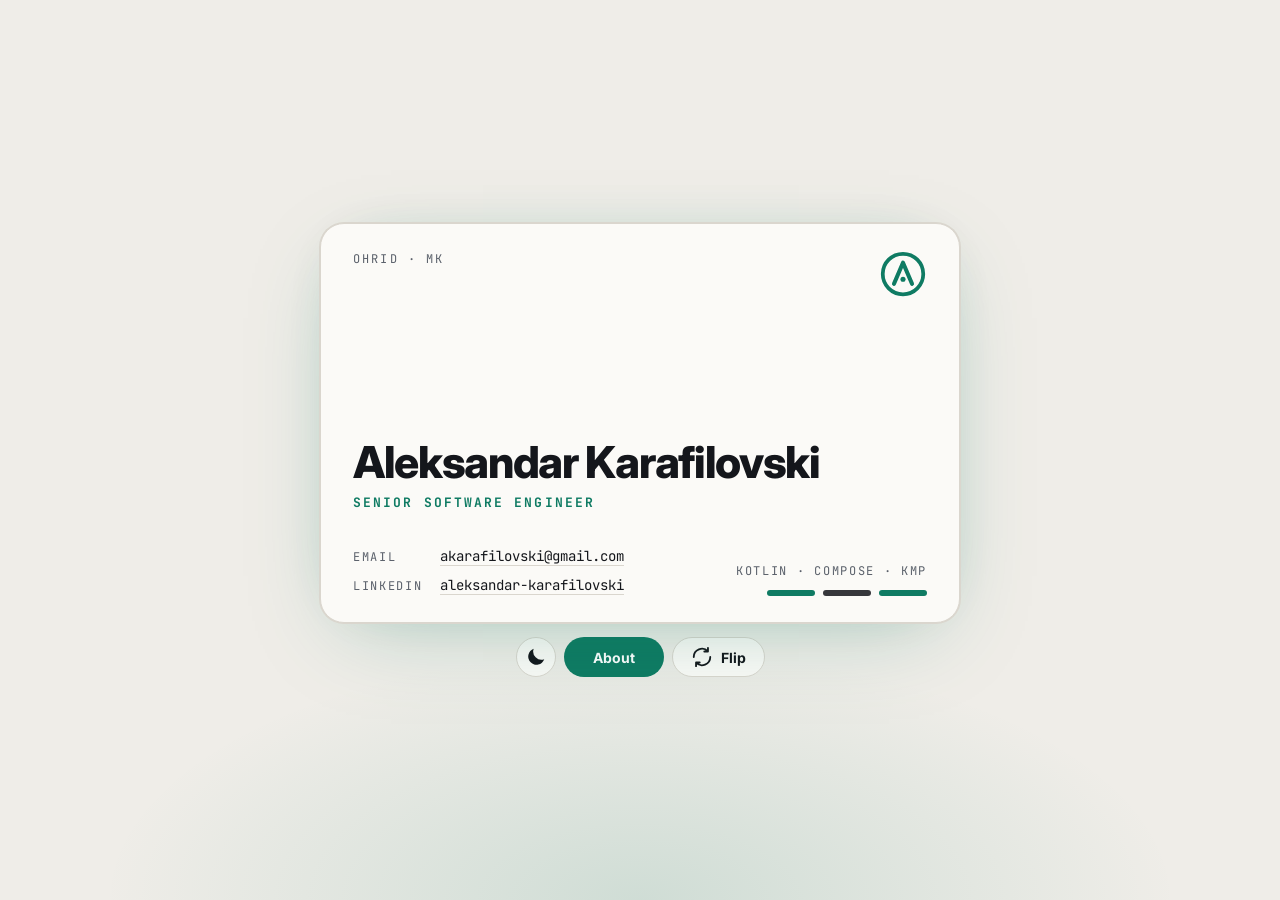
<file: index.html>
<!doctype html>
<html lang="en">
<head>
<meta charset="utf-8">
<meta name="viewport" content="width=device-width, initial-scale=1, viewport-fit=cover">
<title>Aleksandar Karafilovski, Senior Software Engineer</title>
<meta name="description" content="Senior software engineer building apps for fintech, food-tech, telecom and smart-home clients. Ohrid, Macedonia.">
<meta property="og:type" content="profile">
<meta property="og:title" content="Aleksandar Karafilovski, Senior Software Engineer">
<meta property="og:description" content="Senior software engineer building apps for fintech, food-tech, telecom and smart-home clients. Ohrid, Macedonia.">
<meta property="og:url" content="https://akarafilovski.github.io/">
<meta property="og:image" content="https://akarafilovski.github.io/og.png">
<meta name="twitter:card" content="summary_large_image">
<link rel="canonical" href="https://akarafilovski.github.io/">
<meta name="robots" content="index, follow, max-image-preview:large">
<meta name="author" content="Aleksandar Karafilovski">
<script type="application/ld+json">{"@context":"https://schema.org","@graph":[{"@type":"Person","@id":"https://akarafilovski.github.io/#person","name":"Aleksandar Karafilovski","alternateName":["Александар Карафиловски","Aleksandar Karafilovski Ohrid","akarafilovski"],"jobTitle":"Senior Software Engineer","description":"Senior software engineer building Android and Kotlin Multiplatform apps for fintech, food-tech, telecom and smart-home clients.","url":"https://akarafilovski.github.io/","image":"https://akarafilovski.github.io/og.png","address":{"@type":"PostalAddress","addressLocality":"Ohrid","addressCountry":"MK"},"knowsAbout":["Android","Kotlin","Jetpack Compose","Kotlin Multiplatform","Mobile app development"],"sameAs":["https://www.linkedin.com/in/aleksandar-karafilovski","https://github.com/akarafilovski"]},{"@type":"WebSite","@id":"https://akarafilovski.github.io/#site","url":"https://akarafilovski.github.io/","name":"Aleksandar Karafilovski","inLanguage":"en","publisher":{"@id":"https://akarafilovski.github.io/#person"}}]}</script>
<link rel="icon" href="data:image/svg+xml,%3Csvg xmlns='http://www.w3.org/2000/svg' viewBox='0 0 64 64'%3E%3Crect width='64' height='64' rx='14' fill='%230C0D10'/%3E%3Ccircle cx='32' cy='32' r='22' fill='none' stroke='%237EE0C3' stroke-width='5'/%3E%3Cpath d='M22 43 32 20 42 43' fill='none' stroke='%237EE0C3' stroke-width='5' stroke-linecap='round' stroke-linejoin='round'/%3E%3C/svg%3E">
<link rel="stylesheet" href="https://fonts.googleapis.com/css2?family=Inter:wght@400;500;700;800&family=JetBrains+Mono:wght@400;500;700&display=swap">
<link rel="stylesheet" href="/site.css?v=202611241503">
<script src="/theme.js?v=202611241503"></script>
</head>
<body class="home">
<svg width="0" height="0" style="position:absolute" aria-hidden="true"><defs><symbol id="mark" viewBox="0 0 64 64"><circle cx="32" cy="32" r="27" fill="none" stroke="currentColor" stroke-width="5"/><path d="M20 45 32 17 44 45" fill="none" stroke="currentColor" stroke-width="5.5" stroke-linecap="round" stroke-linejoin="round"/><circle cx="32" cy="39" r="3.4" fill="currentColor"/></symbol></defs></svg>
<main class="wrap">
    <div class="stage"><div class="card" id="card">
      <div class="face" id="front">
        <div class="row"><svg class="mark" aria-hidden="true"><use href="#mark"/></svg><span class="tag">Ohrid · MK</span></div>
        <h1 class="name">Aleksandar Karafilovski</h1>
        <p class="role">Senior Software Engineer</p>
        <dl><dt>Email</dt><dd><a href="mailto:akarafilovski@gmail.com">akarafilovski@gmail.com</a></dd><dt>LinkedIn</dt><dd><a href="https://www.linkedin.com/in/aleksandar-karafilovski">aleksandar-karafilovski</a></dd></dl>
        <div class="stack">Kotlin · Compose · KMP<div class="bars" aria-hidden="true"><i></i><i></i><i></i></div></div>
      </div>
      <div class="face back" aria-hidden="true">
        <svg class="mark" aria-hidden="true"><use href="#mark"/></svg>
        
        <a class="btn" href="/about/" id="back-about" tabindex="-1" style="background:transparent;color:inherit;border-color:currentColor">About &rarr;</a>
        <p class="tg">From idea to production</p>
      </div>
    </div></div>
    <div class="actions"><button class="btn round" type="button" id="theme" aria-label="Switch light or dark theme"><svg width="22" height="22" viewBox="0 0 24 24" fill="currentColor" aria-hidden="true"><path d="M21 14.5A9 9 0 0 1 9.5 3 9 9 0 1 0 21 14.5z"/></svg></button><a class="btn accent grow" href="/about/">About</a><button class="btn round" type="button" id="flip" aria-label="Flip the card"><svg width="22" height="22" viewBox="0 0 24 24" fill="none" stroke="currentColor" stroke-width="2" stroke-linecap="round" stroke-linejoin="round" aria-hidden="true"><path d="M21 12a9 9 0 0 1-15.5 6.2M3 12a9 9 0 0 1 15.5-6.2M18.5 2v4h-4M5.5 22v-4h4"/></svg><span class="lbl">Flip</span></button></div>
  </main>
<script>
(function(){
  var card=document.getElementById('card'),front=document.getElementById('front'),back=document.querySelector('.back'),apps=document.getElementById('back-about');
  function toggle(){
    var on=!card.classList.contains('flipped');
    card.classList.toggle('flipped',on);
    front.setAttribute('aria-hidden',on?'true':'false');back.setAttribute('aria-hidden',on?'false':'true');
    apps.tabIndex=on?0:-1;
  }
  document.getElementById('flip').addEventListener('click',toggle);
  card.addEventListener('click',function(e){if(e.target.closest('a,button'))return;toggle()});
})();
</script>
</body>
</html>
</file>
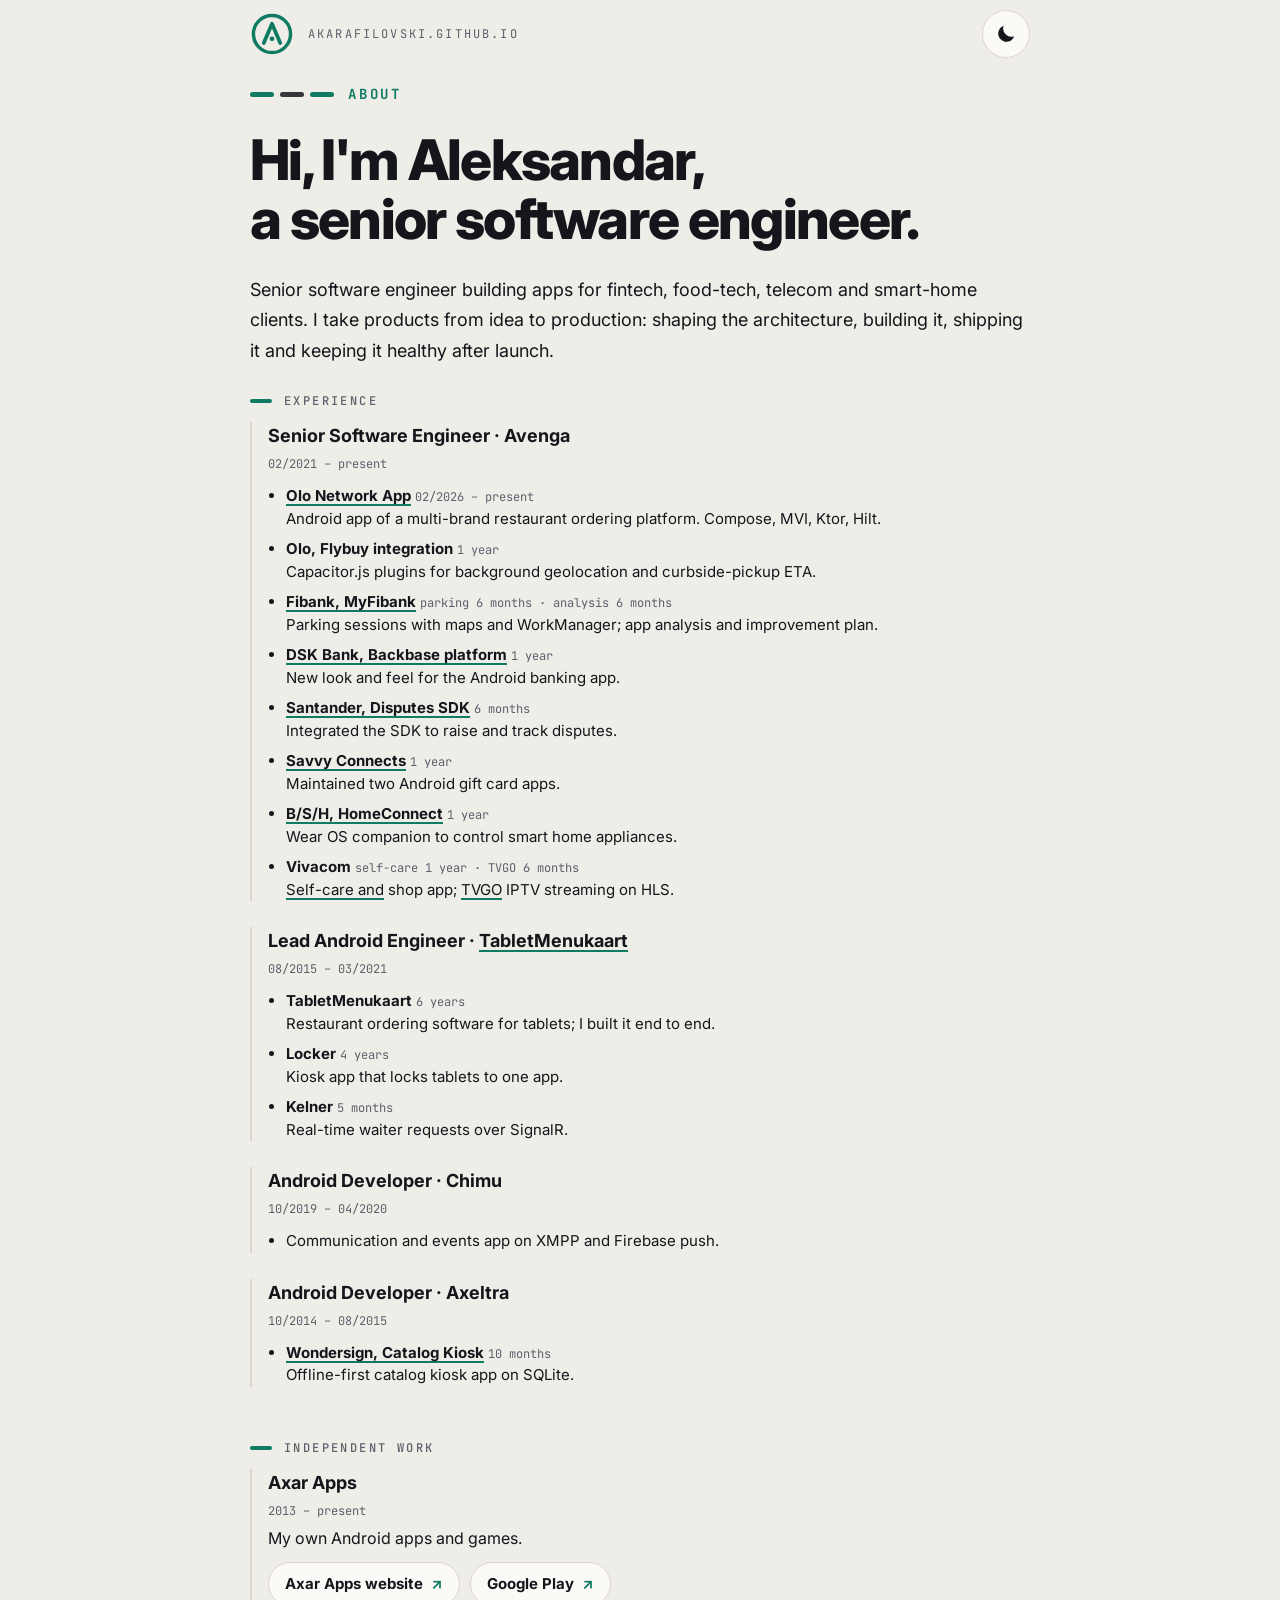
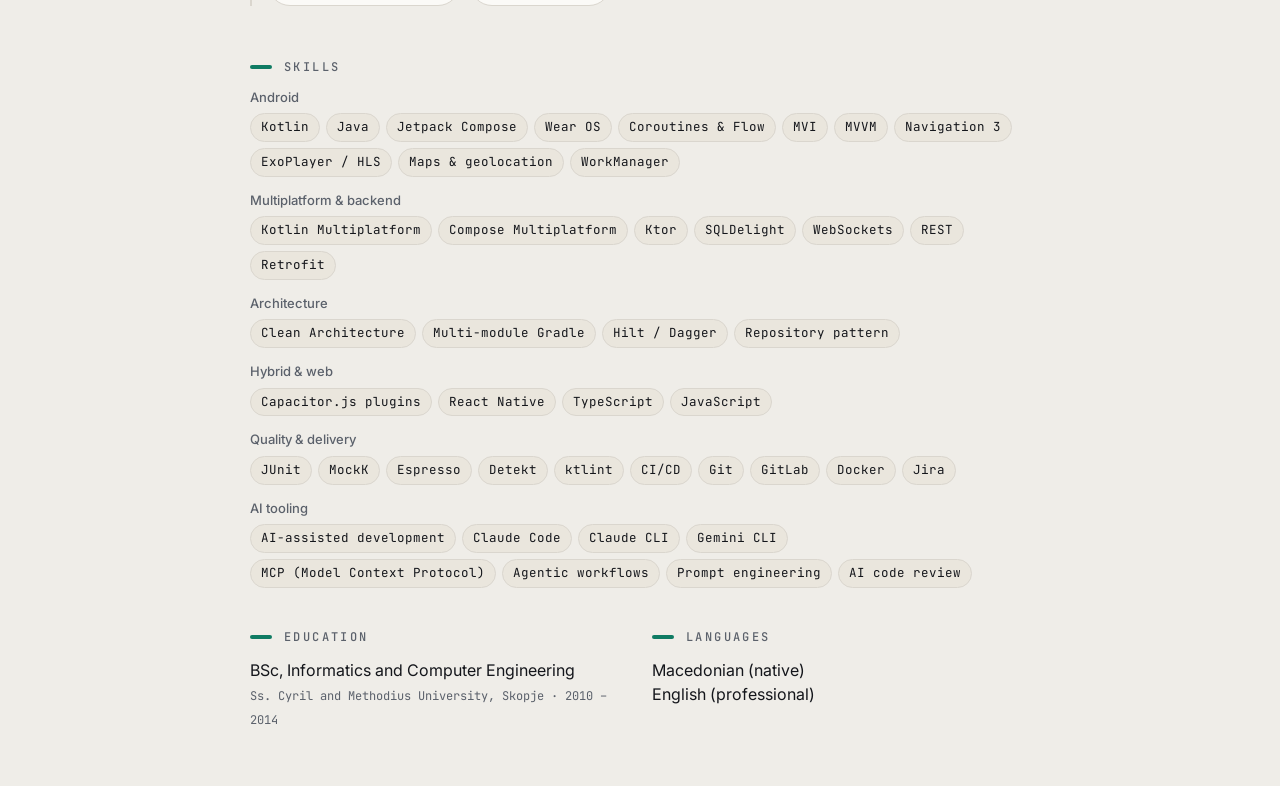
<file: about/index.html>
<!doctype html>
<html lang="en">
<head>
<meta charset="utf-8">
<meta name="viewport" content="width=device-width, initial-scale=1, viewport-fit=cover">
<title>About · Aleksandar Karafilovski</title>
<meta name="description" content="Experience and skills of Aleksandar Karafilovski, senior software engineer in Ohrid. Takes features from idea to production.">
<meta property="og:type" content="profile">
<meta property="og:title" content="About · Aleksandar Karafilovski">
<meta property="og:description" content="Experience and skills of Aleksandar Karafilovski, senior software engineer in Ohrid. Takes features from idea to production.">
<meta property="og:url" content="https://akarafilovski.github.io/about/">
<meta property="og:image" content="https://akarafilovski.github.io/og.png">
<meta name="twitter:card" content="summary_large_image">
<link rel="canonical" href="https://akarafilovski.github.io/about/">
<meta name="robots" content="index, follow, max-image-preview:large">
<meta name="author" content="Aleksandar Karafilovski">
<script type="application/ld+json">{"@context":"https://schema.org","@graph":[{"@type":"Person","@id":"https://akarafilovski.github.io/#person","name":"Aleksandar Karafilovski","alternateName":["Александар Карафиловски","Aleksandar Karafilovski Ohrid","akarafilovski"],"jobTitle":"Senior Software Engineer","description":"Senior software engineer building Android and Kotlin Multiplatform apps for fintech, food-tech, telecom and smart-home clients.","url":"https://akarafilovski.github.io/","image":"https://akarafilovski.github.io/og.png","address":{"@type":"PostalAddress","addressLocality":"Ohrid","addressCountry":"MK"},"knowsAbout":["Android","Kotlin","Jetpack Compose","Kotlin Multiplatform","Mobile app development"],"sameAs":["https://www.linkedin.com/in/aleksandar-karafilovski","https://github.com/akarafilovski"]},{"@type":"ProfilePage","url":"https://akarafilovski.github.io/about/","name":"About Aleksandar Karafilovski","mainEntity":{"@id":"https://akarafilovski.github.io/#person"}}]}</script>
<link rel="icon" href="data:image/svg+xml,%3Csvg xmlns='http://www.w3.org/2000/svg' viewBox='0 0 64 64'%3E%3Crect width='64' height='64' rx='14' fill='%230C0D10'/%3E%3Ccircle cx='32' cy='32' r='22' fill='none' stroke='%237EE0C3' stroke-width='5'/%3E%3Cpath d='M22 43 32 20 42 43' fill='none' stroke='%237EE0C3' stroke-width='5' stroke-linecap='round' stroke-linejoin='round'/%3E%3C/svg%3E">
<link rel="stylesheet" href="https://fonts.googleapis.com/css2?family=Inter:wght@400;500;700;800&family=JetBrains+Mono:wght@400;500;700&display=swap">
<link rel="stylesheet" href="/site.css?v=202611241503">
<script src="/theme.js?v=202611241503"></script>
</head>
<body class="about">
<svg width="0" height="0" style="position:absolute" aria-hidden="true"><defs><symbol id="mark" viewBox="0 0 64 64"><circle cx="32" cy="32" r="27" fill="none" stroke="currentColor" stroke-width="5"/><path d="M20 45 32 17 44 45" fill="none" stroke="currentColor" stroke-width="5.5" stroke-linecap="round" stroke-linejoin="round"/><circle cx="32" cy="39" r="3.4" fill="currentColor"/></symbol></defs></svg>
<main class="wrap">
    <div class="topbar"><a class="brand" href="/" aria-label="Back to the card"><svg class="mark" aria-hidden="true"><use href="#mark"/></svg>akarafilovski.github.io</a><button class="btn round" type="button" id="theme" aria-label="Switch light or dark theme"><svg width="22" height="22" viewBox="0 0 24 24" fill="currentColor" aria-hidden="true"><path d="M21 14.5A9 9 0 0 1 9.5 3 9 9 0 1 0 21 14.5z"/></svg></button></div>
    <div class="kicker"><span class="bars" aria-hidden="true" style="display:flex"><i style="background:var(--accent);border-radius:5px"></i><i style="background:var(--ink);opacity:.85;border-radius:5px"></i><i style="background:var(--accent);border-radius:5px"></i></span>About</div>
    <h1 class="big">Hi, I'm Aleksandar,<br>a senior software engineer.</h1>
    <p class="lead">Senior software engineer building apps for fintech, food-tech, telecom and smart-home clients. I take products from idea to production: shaping the architecture, building it, shipping it and keeping it healthy after launch.</p>

    <div><h2>Experience</h2>
      <article class="job"><h3>Senior Software Engineer · Avenga</h3><span class="when">02/2021 – present</span>
        <ul>
          <li><b><a href="https://app.olo.com/" target="_blank" rel="noopener">Olo Network App</a></b> <span class="w">02/2026 – present</span><br>Android app of a multi-brand restaurant ordering platform. Compose, MVI, Ktor, Hilt.</li>
          <li><b>Olo, Flybuy integration</b> <span class="w">1 year</span><br>Capacitor.js plugins for background geolocation and curbside-pickup ETA.</li>
          <li><b><a href="https://play.google.com/store/apps/details?id=com.bfs.fibank" target="_blank" rel="noopener">Fibank, MyFibank</a></b> <span class="w">parking 6 months · analysis 6 months</span><br>Parking sessions with maps and WorkManager; app analysis and improvement plan.</li>
          <li><b><a href="https://play.google.com/store/apps/details?id=bg.dskbank.DSKmobile" target="_blank" rel="noopener">DSK Bank, Backbase platform</a></b> <span class="w">1 year</span><br>New look and feel for the Android banking app.</li>
          <li><b><a href="https://play.google.com/store/apps/details?id=uk.co.santander.santanderUK" target="_blank" rel="noopener">Santander, Disputes SDK</a></b> <span class="w">6 months</span><br>Integrated the SDK to raise and track disputes.</li>
          <li><b><a href="https://savvyglobal.net/" target="_blank" rel="noopener">Savvy Connects</a></b> <span class="w">1 year</span><br>Maintained two Android gift card apps.</li>
          <li><b><a href="https://play.google.com/store/apps/details?id=com.bshg.homeconnect.android.release" target="_blank" rel="noopener">B/S/H, HomeConnect</a></b> <span class="w">1 year</span><br>Wear OS companion to control smart home appliances.</li>
          <li><b>Vivacom</b> <span class="w">self-care 1 year · TVGO 6 months</span><br><a href="https://play.google.com/store/apps/details?id=bg.vivacom.mobile" target="_blank" rel="noopener">Self-care and</a> shop app; <a href="https://play.google.com/store/apps/details?id=uc.flex.bg" target="_blank" rel="noopener">TVGO</a> IPTV streaming on HLS.</li>
        </ul></article>
      <article class="job"><h3>Lead Android Engineer · <a href="https://guestit.nl/" target="_blank" rel="noopener">TabletMenukaart</a></h3><span class="when">08/2015 – 03/2021</span>
        <ul><li><b>TabletMenukaart</b> <span class="w">6 years</span><br>Restaurant ordering software for tablets; I built it end to end.</li><li><b>Locker</b> <span class="w">4 years</span><br>Kiosk app that locks tablets to one app.</li><li><b>Kelner</b> <span class="w">5 months</span><br>Real-time waiter requests over SignalR.</li></ul></article>
      <article class="job"><h3>Android Developer · Chimu</h3><span class="when">10/2019 – 04/2020</span><ul><li>Communication and events app on XMPP and Firebase push.</li></ul></article>
      <article class="job"><h3>Android Developer · Axeltra</h3><span class="when">10/2014 – 08/2015</span><ul><li><b><a href="https://wondersign.com/" target="_blank" rel="noopener">Wondersign, Catalog Kiosk</a></b> <span class="w">10 months</span><br>Offline-first catalog kiosk app on SQLite.</li></ul></article>
    </div>

    <div><h2>Independent work</h2>
      <article class="job"><h3>Axar Apps</h3><span class="when">2013 – present</span>
        <p>My own Android apps and games.</p>
        <div class="links"><a class="lp" href="https://axarapps.github.io/" target="_blank" rel="noopener">Axar Apps website <span aria-hidden="true">&nearr;</span></a><a class="lp" href="https://play.google.com/store/apps/developer?id=aXar" target="_blank" rel="noopener">Google Play <span aria-hidden="true">&nearr;</span></a></div>
      </article></div>

    <div><h2>Skills</h2>
      <div class="skill"><b>Android</b><ul class="chips"><li>Kotlin</li><li>Java</li><li>Jetpack Compose</li><li>Wear OS</li><li>Coroutines &amp; Flow</li><li>MVI</li><li>MVVM</li><li>Navigation 3</li><li>ExoPlayer / HLS</li><li>Maps &amp; geolocation</li><li>WorkManager</li></ul></div>
      <div class="skill"><b>Multiplatform &amp; backend</b><ul class="chips"><li>Kotlin Multiplatform</li><li>Compose Multiplatform</li><li>Ktor</li><li>SQLDelight</li><li>WebSockets</li><li>REST</li><li>Retrofit</li></ul></div>
      <div class="skill"><b>Architecture</b><ul class="chips"><li>Clean Architecture</li><li>Multi-module Gradle</li><li>Hilt / Dagger</li><li>Repository pattern</li></ul></div>
      <div class="skill"><b>Hybrid &amp; web</b><ul class="chips"><li>Capacitor.js plugins</li><li>React Native</li><li>TypeScript</li><li>JavaScript</li></ul></div>
      <div class="skill"><b>Quality &amp; delivery</b><ul class="chips"><li>JUnit</li><li>MockK</li><li>Espresso</li><li>Detekt</li><li>ktlint</li><li>CI/CD</li><li>Git</li><li>GitLab</li><li>Docker</li><li>Jira</li></ul></div>
      <div class="skill"><b>AI tooling</b><ul class="chips"><li>AI-assisted development</li><li>Claude Code</li><li>Claude CLI</li><li>Gemini CLI</li><li>MCP (Model Context Protocol)</li><li>Agentic workflows</li><li>Prompt engineering</li><li>AI code review</li></ul></div>
    </div>

    <div class="two">
      <div><h2>Education</h2><p>BSc, Informatics and Computer Engineering<br><span class="hint">Ss. Cyril and Methodius University, Skopje · 2010 – 2014</span></p></div>
      <div><h2>Languages</h2><p>Macedonian (native)<br>English (professional)</p></div>
    </div>
  </main>
</body>
</html>
</file>
<file: site.css>
:root{
  --bg:#EFEDE8; --card:#FBFAF7; --ink:#14161B; --muted:#5B616B; --line:#DAD6CE; --chip:#EAE6DD;
  --accent:#0F7B63; --accent-ink:#FFFFFF; --glow:rgba(15,123,99,.14);
  --sans:"Inter",system-ui,-apple-system,"Segoe UI",Roboto,sans-serif;
  --mono:"JetBrains Mono",ui-monospace,"SF Mono",Menlo,Consolas,monospace;
}
@media (prefers-color-scheme: dark){:root:not([data-theme="light"]){
  --bg:#0C0D10; --card:#14161B; --ink:#ECEDEF; --muted:#9097A1; --line:#272B33; --chip:#1B1E25;
  --accent:#7EE0C3; --accent-ink:#0C0D10; --glow:rgba(126,224,195,.16); color-scheme:dark;}}
:root[data-theme="dark"]{
  --bg:#0C0D10; --card:#14161B; --ink:#ECEDEF; --muted:#9097A1; --line:#272B33; --chip:#1B1E25;
  --accent:#7EE0C3; --accent-ink:#0C0D10; --glow:rgba(126,224,195,.16); color-scheme:dark;}
*{box-sizing:border-box}
body{margin:0;background:var(--bg);color:var(--ink);font-family:var(--sans);line-height:1.5;
  background-image:radial-gradient(60% 40% at 50% 100%,var(--glow),transparent 70%);background-repeat:no-repeat;background-attachment:fixed;
  padding-left:max(16px,env(safe-area-inset-left,0px));padding-right:max(16px,env(safe-area-inset-right,0px))}
.btn{font:inherit;font-weight:700;font-size:16px;min-height:48px;padding:0 20px;border-radius:999px;border:1px solid var(--line);background:var(--card);color:var(--ink);display:inline-flex;align-items:center;justify-content:center;gap:8px;cursor:pointer;text-decoration:none;white-space:nowrap}
.btn.round{width:48px;padding:0;flex:none}
.top{display:flex;justify-content:flex-end;gap:10px;padding:2px 0 12px}
.btn.sq{border-radius:14px}
.kicker{display:flex;align-items:center;gap:14px;font-family:var(--mono);font-size:14px;letter-spacing:.2em;text-transform:uppercase;color:var(--accent);font-weight:700}
.kicker .bars{margin:0;gap:6px}.kicker .bars i{width:24px;height:5px}
.brand{display:flex;align-items:center;gap:14px;color:var(--muted);font-family:var(--mono);font-size:12px;letter-spacing:.18em;text-transform:uppercase;text-decoration:none;background:none;border:0;cursor:pointer;padding:0;min-height:48px}
.brand .mark{width:44px;height:44px}
.topbar{display:flex;align-items:center;justify-content:space-between;gap:12px}
h1.big{margin:0;font-size:clamp(32px,8vw,56px);line-height:1.05;font-weight:800;letter-spacing:-.03em;text-wrap:balance}
.btn.accent{background:var(--accent);color:var(--accent-ink);border-color:transparent}
.btn:focus-visible,a:focus-visible,.tag{font-family:var(--mono);font-size:12px;letter-spacing:.18em;text-transform:uppercase;color:var(--muted)}
.mark{width:56px;height:56px;color:var(--accent)}

html,body{height:100%}body.home{overflow:hidden}
body.home .wrap{max-width:480px;margin:0 auto;height:100dvh;display:flex;flex-direction:column;gap:14px;padding-block:14px}
.stage{flex:1 1 0;min-height:0;perspective:1400px}
.card{position:relative;height:100%;transition:transform .7s cubic-bezier(.2,.7,.2,1);transform-style:preserve-3d;cursor:pointer}
.card.flipped{transform:rotateY(180deg)}
.face{position:absolute;inset:0;border-radius:24px;border:1px solid var(--line);background:var(--card);padding:clamp(20px,4vh,30px) 26px;display:flex;flex-direction:column;backface-visibility:hidden;-webkit-backface-visibility:hidden;overflow:hidden}
.back{transform:rotateY(180deg);background:var(--accent);color:var(--accent-ink);border-color:transparent;align-items:center;justify-content:center;text-align:center;gap:18px}
.back .mark{width:140px;height:140px;color:var(--accent-ink)}.back .tag{color:var(--accent-ink);opacity:.85}
.row{display:flex;justify-content:space-between;align-items:flex-start}
.name{margin:auto 0 8px;font-size:clamp(34px,9vw,52px);line-height:1.02;font-weight:800;letter-spacing:-.03em;text-wrap:balance}
.role{font-family:var(--mono);font-weight:700;font-size:13px;letter-spacing:.16em;text-transform:uppercase;color:var(--accent);margin:0 0 clamp(12px,3vh,26px)}
dl{margin:0 0 clamp(12px,3vh,20px);display:grid;grid-template-columns:auto 1fr;gap:8px 18px;font-family:var(--mono);font-size:13.5px}
dt{color:var(--muted);letter-spacing:.14em;text-transform:uppercase;font-size:12px;align-self:center}
dd{margin:0;overflow-wrap:anywhere}dd a{color:inherit;text-decoration:none;border-bottom:1px solid var(--line)}
.stack{font-family:var(--mono);font-size:12px;letter-spacing:.14em;text-transform:uppercase;color:var(--muted)}
.bars{display:flex;gap:8px;margin-top:10px}.bars i{display:block;width:48px;height:6px;border-radius:6px;background:var(--accent)}.bars i:nth-child(2){background:var(--ink);opacity:.85}
.actions{display:flex;gap:10px;flex:none}.actions .grow{flex:1 1 0;min-width:0;padding:0 12px}
footer{text-align:center;font-family:var(--mono);font-size:12px;color:var(--muted);padding:6px 0}

body.about .wrap{max-width:780px;margin:0 auto;padding-block:10px 56px;display:flex;flex-direction:column;gap:26px}
.head{display:flex;align-items:center;gap:16px;flex-wrap:wrap}
.head .mark{width:48px;height:48px}
.head h1{margin:0;font-size:clamp(28px,7vw,44px);line-height:1.05;font-weight:800;letter-spacing:-.03em}
.head .sub{font-family:var(--mono);font-size:13px;letter-spacing:.14em;text-transform:uppercase;color:var(--accent);margin-top:6px}
.cvactions{display:flex;gap:10px;flex-wrap:wrap}
.layout{display:grid;grid-template-columns:1fr;gap:30px}
@media (min-width:900px){.layout{grid-template-columns:290px 1fr;gap:48px}.side{position:sticky;top:76px;align-self:start}}
.side,.main{display:flex;flex-direction:column;gap:28px;min-width:0}
h2{margin:0 0 12px;font-family:var(--mono);font-size:12px;letter-spacing:.2em;text-transform:uppercase;color:var(--muted);font-weight:500;display:flex;align-items:center;gap:12px}
h2:before{content:"";width:22px;height:4px;border-radius:4px;background:var(--accent)}
p{margin:0}.lead{font-size:18px;line-height:1.7}
.contact{display:flex;flex-direction:column;gap:6px;font-family:var(--mono);font-size:13.5px}
.contact a{color:inherit;text-decoration:none;border-bottom:1px solid var(--line);align-self:flex-start;overflow-wrap:anywhere}
.skill{margin-bottom:14px}.skill b{display:block;font-size:13px;color:var(--muted);font-weight:500;margin-bottom:6px}
.chips{display:flex;flex-wrap:wrap;gap:6px;margin:0;padding:0;list-style:none}
.chips li{font-family:var(--mono);font-size:12.5px;padding:4px 10px;border-radius:999px;background:var(--chip);border:1px solid var(--line)}
.job{padding-left:16px;border-left:2px solid var(--line);display:flex;flex-direction:column;gap:6px;margin-bottom:26px}
.job h3{margin:0;font-size:18px}.job .when{font-family:var(--mono);font-size:12px;color:var(--muted)}
.job ul{margin:6px 0 0;padding-left:18px;color:var(--ink);display:flex;flex-direction:column;gap:8px;font-size:15px}
.job li span.w{font-family:var(--mono);font-size:12px;color:var(--muted)}
.hint{font-family:var(--mono);font-size:12px;color:var(--muted)}

.job a,p a,.lead a{color:inherit;text-decoration:underline;text-decoration-color:var(--accent);text-underline-offset:3px;text-decoration-thickness:2px}
.two{display:grid;grid-template-columns:1fr 1fr;gap:24px}@media (max-width:560px){.two{grid-template-columns:1fr}}
.lead{margin:0}
.links{display:flex;flex-wrap:wrap;gap:10px;margin-top:6px}
.job a.lp{display:inline-flex;align-items:center;gap:8px;min-height:44px;padding:0 16px;border-radius:999px;border:1px solid var(--line);background:var(--card);color:var(--ink);text-decoration:none;font-weight:700;font-size:15px}
.job a.lp:hover{border-color:var(--accent)}.job a.lp span{color:var(--accent)}
@media (prefers-reduced-motion: reduce){.card{transition:none}}

.card{-webkit-tap-highlight-color:transparent}

/* tall windows: the portrait card never stretches beyond a business-card proportion */
body.home .stage{display:flex;align-items:center;justify-content:center}
body.home .card{width:100%;max-height:720px}

/* wide windows: a landscape business card (7:4) with name on the left and details on the right */
@media (min-width:900px) and (min-height:520px){
  body.home .wrap{max-width:820px;justify-content:center}
  body.home .stage{flex:0 0 auto}
  body.home .card{width:min(760px,100%);height:auto;max-height:none;aspect-ratio:7/4}
  body.home #front{display:grid;grid-template-columns:1fr 1fr;grid-template-rows:auto 1fr auto auto;column-gap:32px;padding:30px 36px}
  body.home #front .row{grid-column:1/-1;flex-direction:row-reverse}
  body.home #front .name{grid-column:1/-1;grid-row:2;align-self:end;margin:0 0 8px;font-size:clamp(34px,4.6vw,52px)}
  body.home #front .role{grid-column:1/-1;grid-row:3;margin:0 0 clamp(18px,4vh,34px)}
  body.home #front dl{grid-column:1;grid-row:4;align-self:end;margin:0;font-size:14px}
  body.home #front .stack{grid-column:2;grid-row:4;align-self:end;text-align:right}
  body.home #front .bars{justify-content:flex-end}
  body.home .back .mark{width:110px;height:110px}
  body.home .actions{width:min(760px,100%);margin:0 auto;flex:none}
  body.home footer{flex:none}
}

/* glow around the card */
:root{--aglow:rgba(15,123,99,.28)}
@media (prefers-color-scheme: dark){:root:not([data-theme="light"]){--aglow:rgba(126,224,195,.38)}}
:root[data-theme="dark"]{--aglow:rgba(126,224,195,.38)}
body.home .face{box-shadow:0 0 0 1px var(--line),0 24px 90px -26px var(--aglow),0 0 60px -30px var(--aglow)}

/* desktop: smaller card, compact centred buttons (like trajce.com) */
@media (min-width:900px) and (min-height:520px){
  body.home .card{width:min(640px,100%);aspect-ratio:8/5}
  body.home #front{padding:26px 32px;grid-template-columns:minmax(0,1.6fr) minmax(0,1fr)}
  body.home #front .name{font-size:clamp(30px,3.8vw,44px)}
  body.home #front .mark{width:48px;height:48px}
  body.home .actions{width:auto;justify-content:center;gap:8px}
  body.home .actions .btn{min-height:40px;font-size:14px;padding:0 18px;flex:none}
  body.home .actions .btn.round{width:40px;padding:0}
  body.home .actions .grow{flex:none}
  body.home .back .mark{width:96px;height:96px}
}

.btn .lbl{display:inline}
body.home .actions #flip{width:auto;padding:0 18px;border-radius:999px}

/* phone in landscape: like trajce.com. Card on the left, button column on the right, everything in one screen, no scroll. */
@media (orientation:landscape) and (max-height:519px){
  body.home .wrap{max-width:none;height:100dvh;display:grid;grid-template-columns:minmax(0,1fr) 176px;grid-template-rows:1fr auto;column-gap:18px;row-gap:0;align-content:center;padding:10px max(14px,env(safe-area-inset-right)) 10px max(14px,env(safe-area-inset-left))}
  body.home .stage{grid-column:1;grid-row:1/3;flex:none;display:flex;align-items:center;justify-content:center;min-height:0}
  body.home .card{width:auto;height:auto;max-height:100%;max-width:100%;aspect-ratio:8/5;height:min(100%,calc((100vw - 232px) / 1.6))}
  body.home #front{display:grid;grid-template-columns:minmax(0,1.5fr) minmax(0,1fr);grid-template-rows:auto 1fr auto auto;column-gap:16px;padding:14px 20px}
  body.home #front .row{grid-column:1/-1;flex-direction:row-reverse}
  body.home #front .mark{width:clamp(34px,7cqw,52px);height:clamp(34px,7cqw,52px)}
  body.home .card{container-type:size}
  body.home #front .name{grid-column:1/-1;grid-row:2;align-self:end;margin:0 0 6px;font-size:calc((100cqw - 44px) / 13.2);white-space:nowrap}
  body.home #front .role{grid-column:1/-1;grid-row:3;margin:0 0 clamp(8px,3cqh,18px);font-size:clamp(11px,2cqw,14px)}
  body.home #front dl{grid-column:1/-1;grid-row:4;margin:0;font-size:clamp(11.5px,2.1cqw,15px);gap:clamp(4px,1.4cqh,9px) 14px}
  body.home #front .stack{display:none}
  body.home .actions{grid-column:2;grid-row:1;align-self:center;display:grid;grid-template-columns:44px 1fr;gap:8px;width:auto;margin:0}
  body.home .actions .grow{grid-column:1/-1;grid-row:1;order:0}
  body.home .actions .btn{min-height:44px;font-size:15px;padding:0;width:100%;justify-content:center}
  body.home .actions #theme{grid-row:2;grid-column:1;width:44px}
  body.home .actions #flip{grid-row:2;grid-column:2;width:100%;padding:0 12px}
  body.home footer{grid-column:2;grid-row:2;align-self:end;font-size:11px;padding:0;text-align:center;display:none}
  body.home .back .mark{width:clamp(40px,26cqh,76px);height:clamp(40px,26cqh,76px)}
  body.home .back #back-about{margin-top:clamp(6px,3cqh,14px);min-height:clamp(32px,13cqh,44px);padding:0 18px;font-size:clamp(13px,5.2cqh,16px)}
  body.home .back .tg{bottom:clamp(8px,3.5cqh,14px);font-size:clamp(11px,4.6cqh,14px)}
}

@media (orientation:landscape) and (max-height:519px) and (min-width:700px) and (max-width:799px){
  body.home .card{aspect-ratio:2/1;height:min(100%,calc((100vw - 232px) / 2))}
}
@media (orientation:landscape) and (max-height:519px) and (min-width:800px){
  body.home .card{aspect-ratio:2.4/1;height:min(100%,calc((100vw - 232px) / 2.4))}
  body.home #front dl{grid-column:1}
  body.home #front .stack{display:block;grid-column:2;grid-row:4;align-self:end;text-align:right;font-size:10.5px}
  body.home #front .bars{justify-content:flex-end}
  body.home #front .bars i{width:34px;height:5px}
}

/* buttons: portrait phones keep the three buttons across the card; desktop and phones in landscape get a compact centred row */
@media (min-width:900px) and (min-height:520px){
  body.home .actions{justify-content:center}
  body.home .actions .grow{flex:none;padding:0 28px}
}

/* About page: no glow */
body.about{background-image:none}

/* tagline under the role */
.role .tagline{display:block;margin-top:10px;font-family:var(--sans);font-weight:500;font-size:17px;letter-spacing:0;text-transform:none;color:var(--ink);opacity:.85}
@media (orientation:landscape) and (max-height:519px){body.home #front .role .tagline{font-size:13px;margin-top:4px}}

/* tagline on the colour side, pinned to the bottom of the card */
.back .tg{position:absolute;left:20px;right:20px;bottom:26px;margin:0;text-align:center;font-size:17px;font-weight:600;line-height:1.25;color:var(--accent-ink);opacity:.9}

/* colour side: the logo sits exactly in the centre of the card, About below it, tagline at the bottom */
body.home .back{display:grid;grid-template-rows:1fr auto 1fr;justify-items:center;align-content:stretch;gap:0}
body.home .back .mark{grid-row:2;align-self:center}
body.home .back #back-about{grid-row:3;align-self:start;margin-top:18px}
</file>
